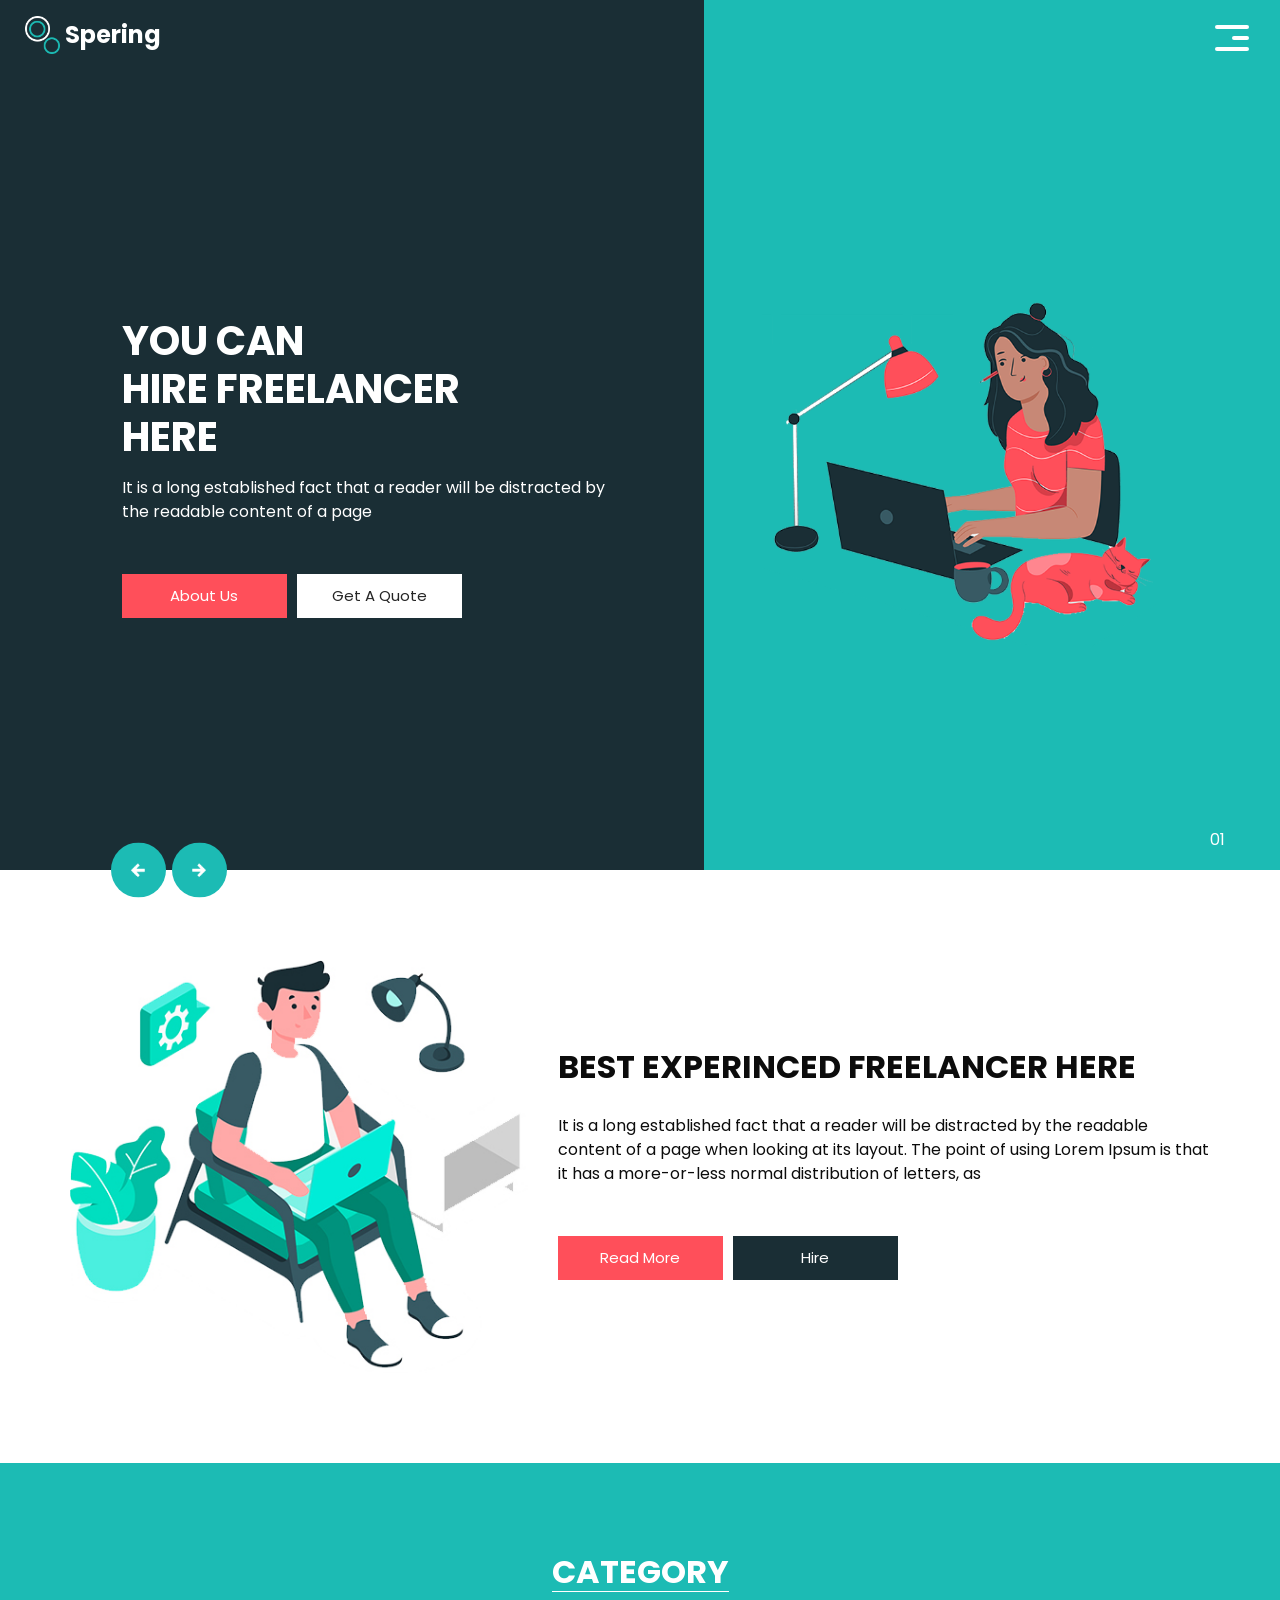
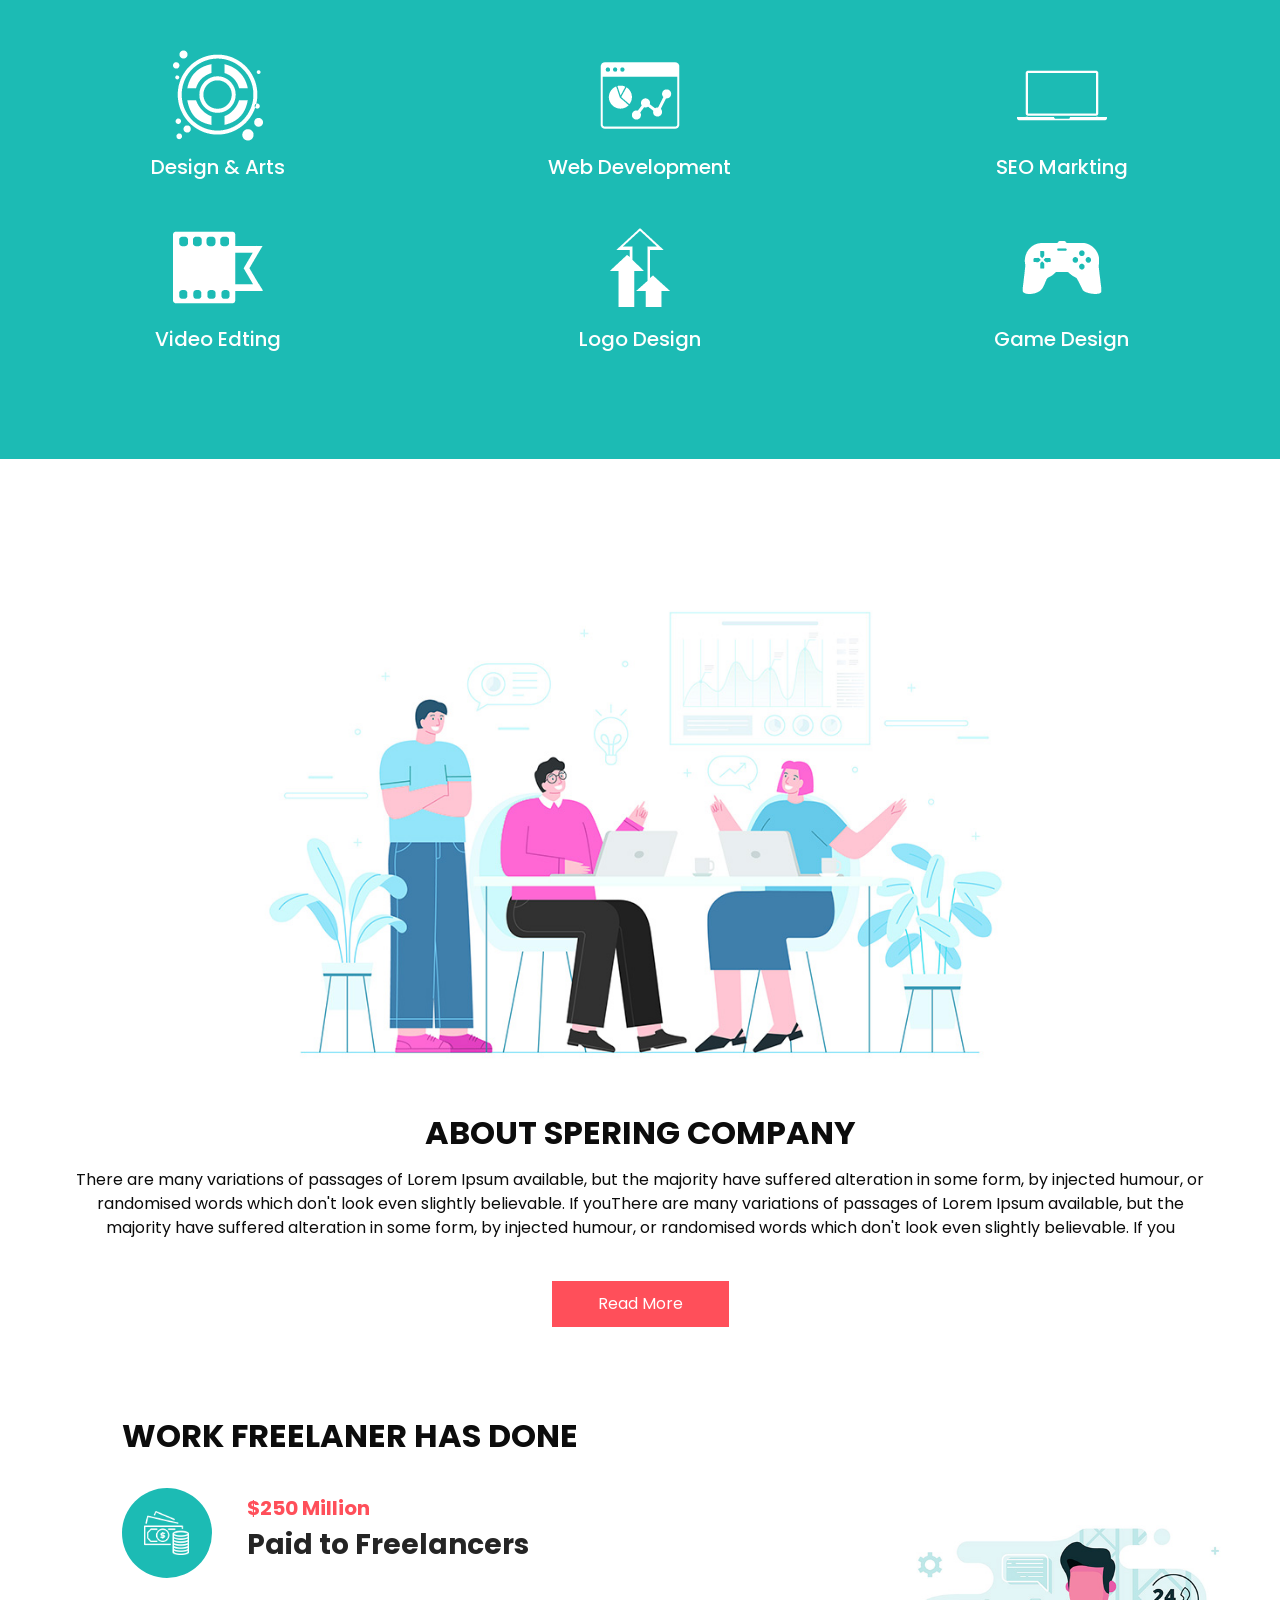
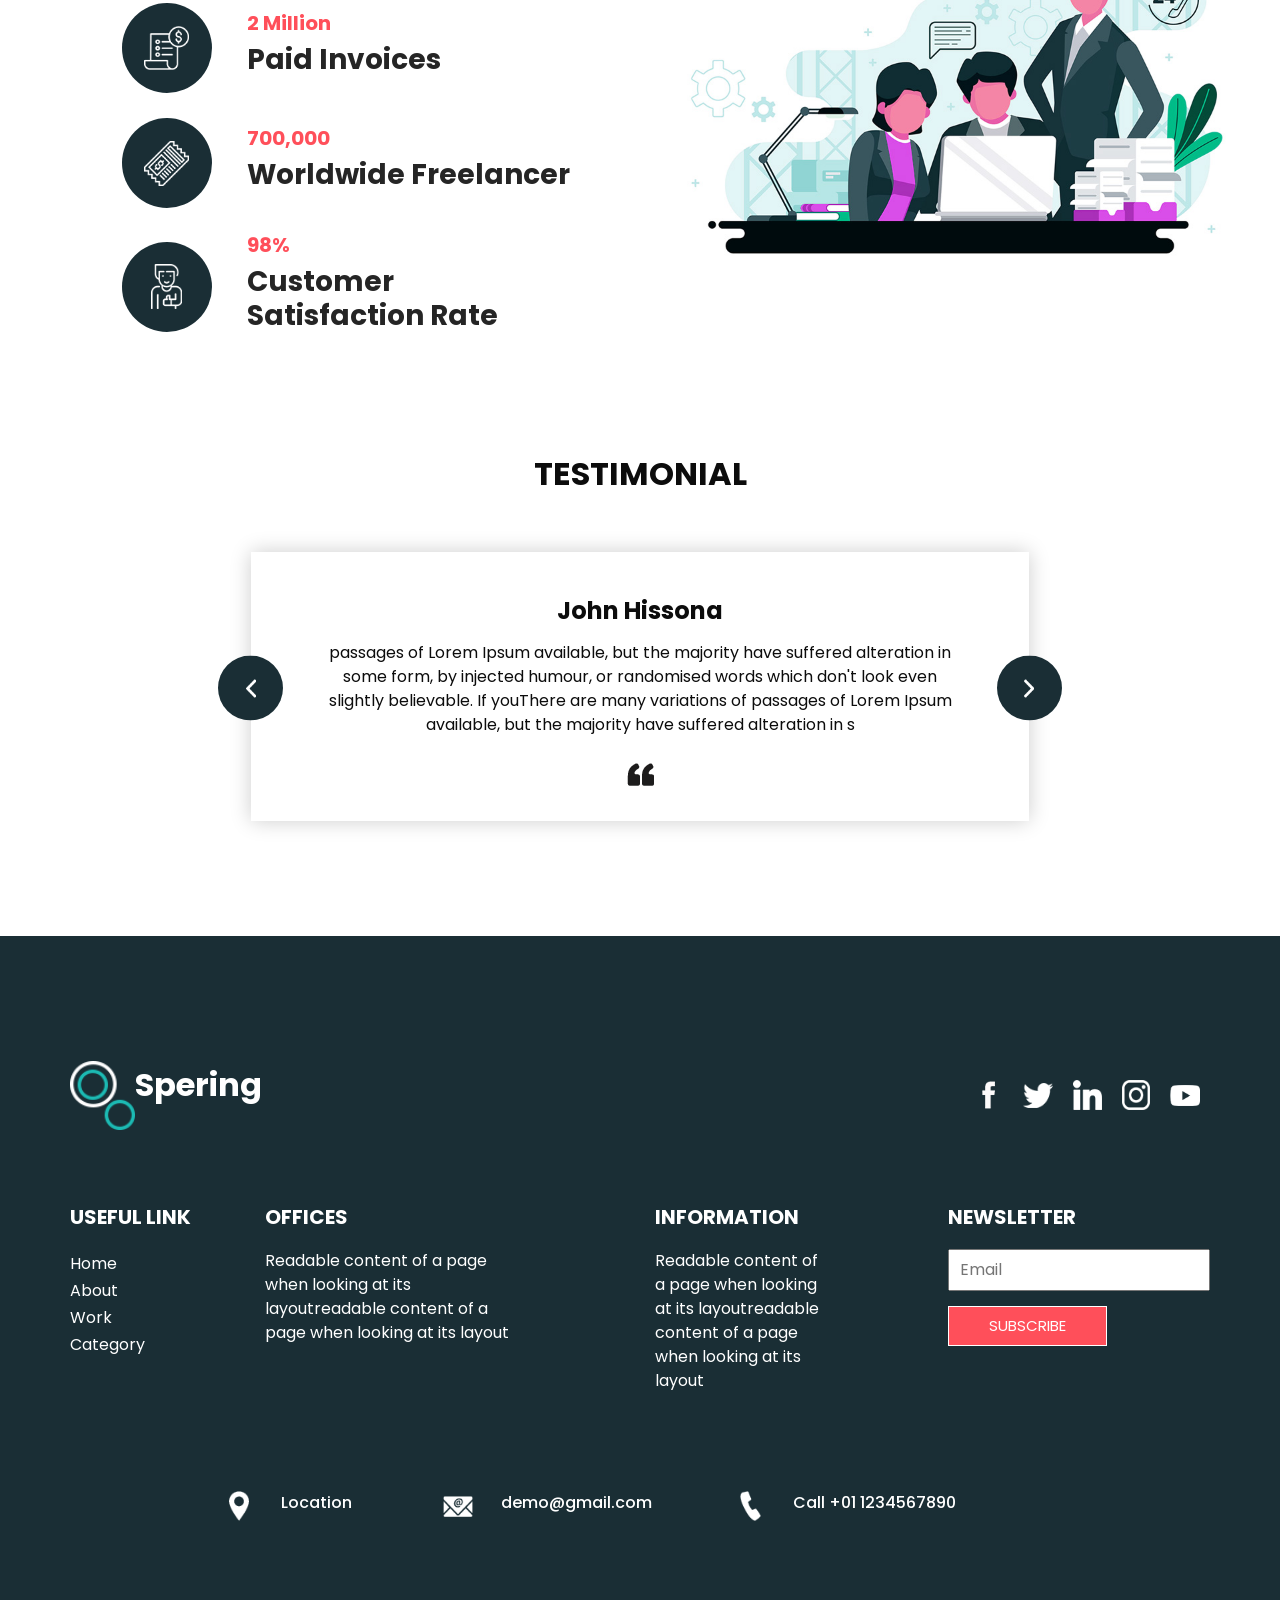
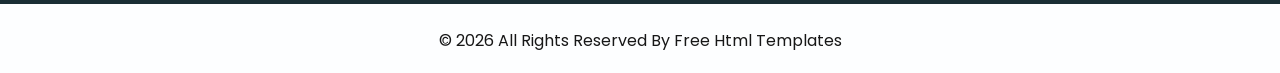
<file: shasha/spering-html/index.html>
<!DOCTYPE html>
<html>

<head>
  <!-- Basic -->
  <meta charset="utf-8" />
  <meta http-equiv="X-UA-Compatible" content="IE=edge" />
  <!-- Mobile Metas -->
  <meta name="viewport" content="width=device-width, initial-scale=1, shrink-to-fit=no" />
  <!-- Site Metas -->
  <meta name="keywords" content="" />
  <meta name="description" content="" />
  <meta name="author" content="" />

  <title>Spering</title>

  <!-- bootstrap core css -->
  <link rel="stylesheet" type="text/css" href="css/bootstrap.css" />

  <link href="https://fonts.googleapis.com/css?family=Poppins:400,700&display=swap" rel="stylesheet">
  <!-- Custom styles for this template -->
  <link href="css/style.css" rel="stylesheet" />
  <!-- responsive style -->
  <link href="css/responsive.css" rel="stylesheet" />
</head>

<body>
  <div class="hero_area">
    <!-- header section strats -->
    <header class="header_section">
      <div class="container-fluid">
        <nav class="navbar navbar-expand-lg custom_nav-container">
          <a class="navbar-brand" href="index.html">
            <img src="images/logo.png" alt="" />
            <span>
              Spering
            </span>
          </a>
          <button class="navbar-toggler" type="button" data-toggle="collapse" data-target="#navbarSupportedContent" aria-controls="navbarSupportedContent" aria-expanded="false" aria-label="Toggle navigation">
            <span class="navbar-toggler-icon"></span>
          </button>

          <div class="collapse navbar-collapse" id="navbarSupportedContent">
            <ul class="navbar-nav  ">
              <li class="nav-item active">
                <a class="nav-link" href="index.html">Home <span class="sr-only">(current)</span></a>
              </li>
              <li class="nav-item">
                <a class="nav-link" href="about.html"> About</a>
              </li>
              <li class="nav-item">
                <a class="nav-link" href="work.html">Work </a>
              </li>
              <li class="nav-item">
                <a class="nav-link" href="category.html"> Category </a>
              </li>
            </ul>
            <div class="user_option">
              <a href="">
                <span>
                  Login
                </span>
              </a>
              <form class="form-inline my-2 my-lg-0 ml-0 ml-lg-4 mb-3 mb-lg-0">
                <button class="btn  my-2 my-sm-0 nav_search-btn" type="submit"></button>
              </form>
            </div>
          </div>
          <div>
            <div class="custom_menu-btn ">
              <button>
                <span class=" s-1">

                </span>
                <span class="s-2">

                </span>
                <span class="s-3">

                </span>
              </button>
            </div>
          </div>

        </nav>
      </div>
    </header>
    <!-- end header section -->
    <!-- slider section -->
    <section class="slider_section ">
      <div class="carousel_btn-container">
        <a class="carousel-control-prev" href="#carouselExampleIndicators" role="button" data-slide="prev">
          <span class="sr-only">Previous</span>
        </a>
        <a class="carousel-control-next" href="#carouselExampleIndicators" role="button" data-slide="next">
          <span class="sr-only">Next</span>
        </a>
      </div>
      <div id="carouselExampleIndicators" class="carousel slide" data-ride="carousel">
        <ol class="carousel-indicators">
          <li data-target="#carouselExampleIndicators" data-slide-to="0" class="active">01</li>
          <li data-target="#carouselExampleIndicators" data-slide-to="1">02</li>
          <li data-target="#carouselExampleIndicators" data-slide-to="2">03</li>
        </ol>
        <div class="carousel-inner">
          <div class="carousel-item active">
            <div class="container-fluid">
              <div class="row">
                <div class="col-md-5 offset-md-1">
                  <div class="detail-box">
                    <h1>
                      You Can <br>
                      Hire Freelancer <br>
                      Here
                    </h1>
                    <p>
                      It is a long established fact that a reader will be distracted by
                      the readable content of a page
                    </p>
                    <div class="btn-box">
                      <a href="" class="btn-1">
                        About Us
                      </a>
                      <a href="" class="btn-2">
                        Get A Quote
                      </a>
                    </div>
                  </div>
                </div>
                <div class="offset-md-1 col-md-4 img-container">
                  <div class="img-box">
                    <img src="images/slider-img.png" alt="">
                  </div>
                </div>
              </div>
            </div>
          </div>
          <div class="carousel-item ">
            <div class="container-fluid">
              <div class="row">
                <div class="col-md-5 offset-md-1">
                  <div class="detail-box">
                    <h1>
                      You Can <br>
                      Hire Freelancer <br>
                      Here
                    </h1>
                    <p>
                      It is a long established fact that a reader will be distracted by
                      the readable content of a page
                    </p>
                    <div class="btn-box">
                      <a href="" class="btn-1">
                        About Us
                      </a>
                      <a href="" class="btn-2">
                        Get A Quote
                      </a>
                    </div>
                  </div>
                </div>
                <div class="offset-md-1 col-md-4 img-container">
                  <div class="img-box">
                    <img src="images/slider-img.png" alt="">
                  </div>
                </div>
              </div>
            </div>
          </div>
          <div class="carousel-item ">
            <div class="container-fluid">
              <div class="row">
                <div class="col-md-5 offset-md-1">
                  <div class="detail-box">
                    <h1>
                      You Can <br>
                      Hire Freelancer <br>
                      Here
                    </h1>
                    <p>
                      It is a long established fact that a reader will be distracted by
                      the readable content of a page
                    </p>
                    <div class="btn-box">
                      <a href="" class="btn-1">
                        About Us
                      </a>
                      <a href="" class="btn-2">
                        Get A Quote
                      </a>
                    </div>
                  </div>
                </div>
                <div class="offset-md-1 col-md-4 img-container">
                  <div class="img-box">
                    <img src="images/slider-img.png" alt="">
                  </div>
                </div>
              </div>
            </div>
          </div>
        </div>

      </div>

    </section>
    <!-- end slider section -->
  </div>


  <!-- experience section -->

  <section class="experience_section layout_padding">
    <div class="container">
      <div class="row">
        <div class="col-md-5">
          <div class="img-box">
            <img src="images/experience-img.jpg" alt="">
          </div>
        </div>
        <div class="col-md-7">
          <div class="detail-box">
            <div class="heading_container">
              <h2>
                Best Experinced Freelancer Here
              </h2>
            </div>
            <p>
              It is a long established fact that a reader will be distracted by the readable content of a page when looking at its layout. The point of using Lorem Ipsum is that it has a more-or-less normal distribution of letters, as
            </p>
            <div class="btn-box">
              <a href="" class="btn-1">
                Read More
              </a>
              <a href="" class="btn-2">
                Hire
              </a>
            </div>
          </div>
        </div>

      </div>
    </div>
  </section>

  <!-- end experience section -->

  <!-- category section -->

  <section class="category_section layout_padding">
    <div class="container">
      <div class="heading_container">
        <h2>
          Category
        </h2>
      </div>
      <div class="category_container">
        <div class="box">
          <div class="img-box">
            <img src="images/c1.png" alt="">
          </div>
          <div class="detail-box">
            <h5>
              Design & Arts
            </h5>
          </div>
        </div>
        <div class="box">
          <div class="img-box">
            <img src="images/c2.png" alt="">
          </div>
          <div class="detail-box">
            <h5>
              Web Development
            </h5>
          </div>
        </div>
        <div class="box">
          <div class="img-box">
            <img src="images/c3.png" alt="">
          </div>
          <div class="detail-box">
            <h5>
              SEO Markting
            </h5>
          </div>
        </div>
        <div class="box">
          <div class="img-box">
            <img src="images/c4.png" alt="">
          </div>
          <div class="detail-box">
            <h5>
              Video Edting
            </h5>
          </div>
        </div>
        <div class="box">
          <div class="img-box">
            <img src="images/c5.png" alt="">
          </div>
          <div class="detail-box">
            <h5>
              Logo Design
            </h5>
          </div>
        </div>
        <div class="box">
          <div class="img-box">
            <img src="images/c6.png" alt="">
          </div>
          <div class="detail-box">
            <h5>
              Game Design
            </h5>
          </div>
        </div>
      </div>
    </div>
  </section>


  <!-- end category section -->

  <!-- about section -->

  <section class="about_section layout_padding">
    <div class="container">
      <div class="row">
        <div class="col-md-10 col-lg-9 mx-auto">
          <div class="img-box">
            <img src="images/about-img.jpg" alt="">
          </div>
        </div>
      </div>
      <div class="detail-box">
        <h2>
          About Spering Company
        </h2>
        <p>
          There are many variations of passages of Lorem Ipsum available, but the majority have suffered alteration in some form, by injected humour, or randomised words which don't look even slightly believable. If youThere are many variations of passages of Lorem Ipsum available, but the majority have suffered alteration in some form, by injected humour, or randomised words which don't look even slightly believable. If you
        </p>
        <a href="">
          Read More
        </a>
      </div>
    </div>
  </section>

  <!-- end about section -->

  <!-- freelance section -->

  <section class="freelance_section ">
    <div id="accordion">
      <div class="container-fluid">
        <div class="row">
          <div class="col-md-5 offset-md-1">
            <div class="detail-box">
              <div class="heading_container">
                <h2>
                  Work Freelaner Has Done
                </h2>
              </div>
              <div class="tab_container">
                <div class="t-link-box" data-toggle="collapse" data-target="#collapseOne" aria-expanded="true" aria-controls="collapseOne">
                  <div class="img-box">
                    <img src="images/f1.png" alt="">
                  </div>
                  <div class="detail-box">
                    <h5>
                      $250 Million
                    </h5>
                    <h3>
                      Paid to Freelancers
                    </h3>
                  </div>
                </div>
                <div class="t-link-box collapsed" data-toggle="collapse" data-target="#collapseTwo" aria-expanded="false" aria-controls="collapseTwo">
                  <div class="img-box">
                    <img src="images/f2.png" alt="">
                  </div>
                  <div class="detail-box">
                    <h5>
                      2 Million
                    </h5>
                    <h3>
                      Paid Invoices
                    </h3>
                  </div>
                </div>
                <div class="t-link-box collapsed" data-toggle="collapse" data-target="#collapseThree" aria-expanded="false" aria-controls="collapseThree">
                  <div class="img-box">
                    <img src="images/f3.png" alt="">
                  </div>
                  <div class="detail-box">
                    <h5>
                      700,000
                    </h5>
                    <h3>
                      Worldwide Freelancer
                    </h3>
                  </div>
                </div>
                <div class="t-link-box collapsed" data-toggle="collapse" data-target="#collapseFour" aria-expanded="false" aria-controls="collapseFour">
                  <div class="img-box">
                    <img src="images/f4.png" alt="">
                  </div>
                  <div class="detail-box">
                    <h5>
                      98%
                    </h5>
                    <h3>
                      Customer <br>
                      Satisfaction Rate
                    </h3>
                  </div>
                </div>
              </div>
            </div>
          </div>
          <div class="col-md-6">
            <div class="collapse show" id="collapseOne" aria-labelledby="headingOne" data-parent="#accordion">
              <div class="img-box">
                <img src="images/freelance-img.jpg" alt="">
              </div>
            </div>
            <div class="collapse" id="collapseTwo" aria-labelledby="headingTwo" data-parent="#accordion">
              <div class="img-box">
                <img src="images/freelance-img.jpg" alt="">
              </div>
            </div>
            <div class="collapse" id="collapseThree" aria-labelledby="headingThree" data-parent="#accordion">
              <div class="img-box">
                <img src="images/freelance-img.jpg" alt="">
              </div>
            </div>
            <div class="collapse" id="collapseFour" aria-labelledby="headingfour" data-parent="#accordion">
              <div class="img-box">
                <img src="images/freelance-img.jpg" alt="">
              </div>
            </div>
          </div>
        </div>
      </div>
    </div>
  </section>

  <!-- end freelance section -->

  <!-- client section -->

  <section class="client_section layout_padding">
    <div class="container">
      <div class="row">
        <div class="col-lg-9 col-md-10 mx-auto">
          <div class="heading_container">
            <h2>
              Testimonial
            </h2>
          </div>
          <div id="carouselExampleControls" class="carousel slide" data-ride="carousel">
            <div class="carousel-inner">
              <div class="carousel-item active">
                <div class="detail-box">
                  <h4>
                    John Hissona
                  </h4>
                  <p>
                    passages of Lorem Ipsum available, but the majority have suffered alteration in some form, by injected humour, or randomised words which don't look even slightly believable. If youThere are many variations of passages of Lorem Ipsum available, but the majority have suffered alteration in s
                  </p>
                  <img src="images/quote.png" alt="">
                </div>
              </div>
              <div class="carousel-item">
                <div class="detail-box">
                  <h4>
                    John Hissona
                  </h4>
                  <p>
                    passages of Lorem Ipsum available, but the majority have suffered alteration in some form, by injected humour, or randomised words which don't look even slightly believable. If youThere are many variations of passages of Lorem Ipsum available, but the majority have suffered alteration in s
                  </p>
                  <img src="images/quote.png" alt="">
                </div>
              </div>
              <div class="carousel-item">
                <div class="detail-box">
                  <h4>
                    John Hissona
                  </h4>
                  <p>
                    passages of Lorem Ipsum available, but the majority have suffered alteration in some form, by injected humour, or randomised words which don't look even slightly believable. If youThere are many variations of passages of Lorem Ipsum available, but the majority have suffered alteration in s
                  </p>
                  <img src="images/quote.png" alt="">
                </div>
              </div>
            </div>
            <a class="carousel-control-prev" href="#carouselExampleControls" role="button" data-slide="prev">
              <span class="sr-only">Previous</span>
            </a>
            <a class="carousel-control-next" href="#carouselExampleControls" role="button" data-slide="next">
              <span class="sr-only">Next</span>
            </a>
          </div>
        </div>
      </div>
    </div>
  </section>

  <!-- end client section -->



  <!-- info section -->

  <section class="info_section ">
    <div class="info_container layout_padding-top">
      <div class="container">
        <div class="info_top">
          <div class="info_logo">
            <img src="images/logo.png" alt="" />
            <span>
              Spering
            </span>
          </div>
          <div class="social_box">
            <a href="#">
              <img src="images/fb.png" alt="">
            </a>
            <a href="#">
              <img src="images/twitter.png" alt="">
            </a>
            <a href="#">
              <img src="images/linkedin.png" alt="">
            </a>
            <a href="#">
              <img src="images/instagram.png" alt="">
            </a>
            <a href="#">
              <img src="images/youtube.png" alt="">
            </a>
          </div>
        </div>

        <div class="info_main">
          <div class="row">
            <div class="col-md-3 col-lg-2">
              <div class="info_link-box">
                <h5>
                  Useful Link
                </h5>
                <ul>
                  <li class=" active">
                    <a class="" href="index.html">Home <span class="sr-only">(current)</span></a>
                  </li>
                  <li class="">
                    <a class="" href="about.html">About </a>
                  </li>
                  <li class="">
                    <a class="" href="work.html">Work </a>
                  </li>
                  <li class="">
                    <a class="" href="category.html">Category </a>
                  </li>
                </ul>
              </div>
            </div>
            <div class="col-md-3 ">
              <h5>
                Offices
              </h5>
              <p>
                Readable content of a page when looking at its layoutreadable content of a page when looking at its layout
              </p>
            </div>

            <div class="col-md-3 col-lg-2 offset-lg-1">
              <h5>
                Information
              </h5>
              <p>
                Readable content of a page when looking at its layoutreadable content of a page when looking at its layout
              </p>
            </div>

            <div class="col-md-3  offset-lg-1">
              <div class="info_form ">
                <h5>
                  Newsletter
                </h5>
                <form action="">
                  <input type="email" placeholder="Email">
                  <button>
                    Subscribe
                  </button>
                </form>
              </div>
            </div>
          </div>
        </div>
        <div class="row">
          <div class="col-lg-9 col-md-10 mx-auto">
            <div class="info_contact layout_padding2">
              <div class="row">
                <div class="col-md-3">
                  <a href="#" class="link-box">
                    <div class="img-box">
                      <img src="images/location.png" alt="">
                    </div>
                    <div class="detail-box">
                      <h6>
                        Location
                      </h6>
                    </div>
                  </a>
                </div>
                <div class="col-md-4">
                  <a href="#" class="link-box">
                    <div class="img-box">
                      <img src="images/mail.png" alt="">
                    </div>
                    <div class="detail-box">
                      <h6>
                        demo@gmail.com
                      </h6>
                    </div>
                  </a>
                </div>
                <div class="col-md-5">
                  <a href="#" class="link-box">
                    <div class="img-box">
                      <img src="images/call.png" alt="">
                    </div>
                    <div class="detail-box">
                      <h6>
                        Call +01 1234567890
                      </h6>
                    </div>
                  </a>
                </div>
              </div>
            </div>
          </div>
        </div>

      </div>
    </div>
  </section>

  <!-- end info section -->

  <!-- footer section -->
  <footer class="container-fluid footer_section ">
    <div class="container">
      <p>
        &copy; <span id="displayDate"></span> All Rights Reserved By
        <a href="https://html.design/">Free Html Templates</a>
      </p>
    </div>
  </footer>
  <!-- end  footer section -->


  <script src="js/jquery-3.4.1.min.js"></script>
  <script src="js/bootstrap.js"></script>
  <script src="js/custom.js"></script>


</body>
</body>

</html>
</file>
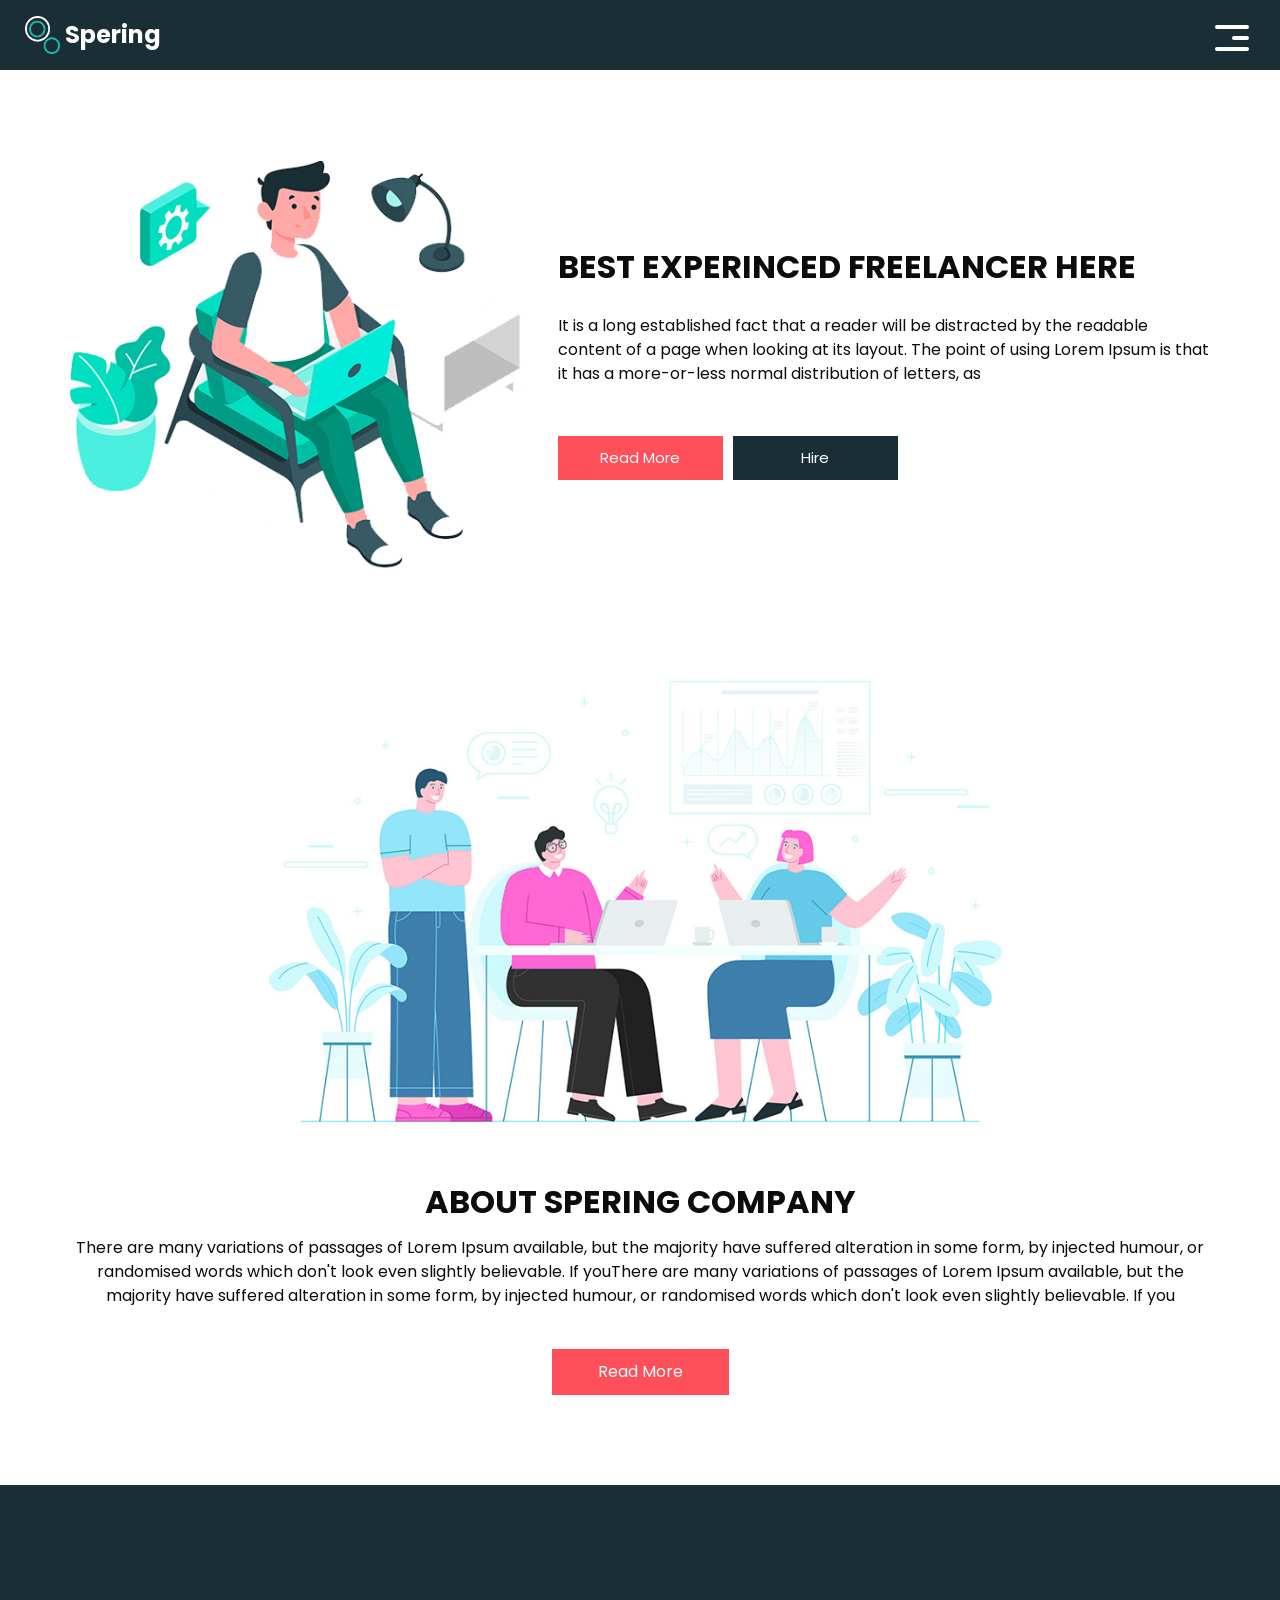
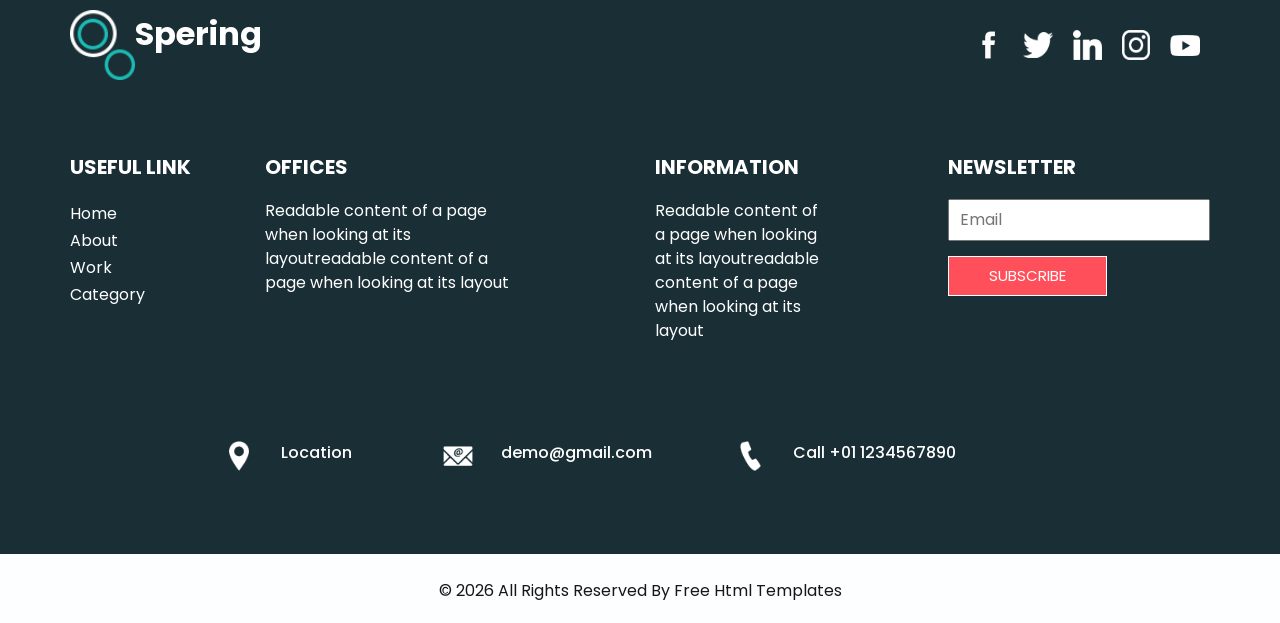
<file: shasha/spering-html/about.html>
<!DOCTYPE html>
<html>

<head>
  <!-- Basic -->
  <meta charset="utf-8" />
  <meta http-equiv="X-UA-Compatible" content="IE=edge" />
  <!-- Mobile Metas -->
  <meta name="viewport" content="width=device-width, initial-scale=1, shrink-to-fit=no" />
  <!-- Site Metas -->
  <meta name="keywords" content="" />
  <meta name="description" content="" />
  <meta name="author" content="" />

  <title>Spering</title>

  <!-- bootstrap core css -->
  <link rel="stylesheet" type="text/css" href="css/bootstrap.css" />

  <link href="https://fonts.googleapis.com/css?family=Poppins:400,700&display=swap" rel="stylesheet">
  <!-- Custom styles for this template -->
  <link href="css/style.css" rel="stylesheet" />
  <!-- responsive style -->
  <link href="css/responsive.css" rel="stylesheet" />
</head>

<body class="sub_page">
  <div class="hero_area">
    <!-- header section strats -->
    <header class="header_section">
      <div class="container-fluid">
        <nav class="navbar navbar-expand-lg custom_nav-container">
          <a class="navbar-brand" href="index.html">
            <img src="images/logo.png" alt="" />
            <span>
              Spering
            </span>
          </a>
          <button class="navbar-toggler" type="button" data-toggle="collapse" data-target="#navbarSupportedContent" aria-controls="navbarSupportedContent" aria-expanded="false" aria-label="Toggle navigation">
            <span class="navbar-toggler-icon"></span>
          </button>

          <div class="collapse navbar-collapse" id="navbarSupportedContent">
            <ul class="navbar-nav  ">
              <li class="nav-item">
                <a class="nav-link" href="index.html">Home <span class="sr-only">(current)</span></a>
              </li>
              <li class="nav-item active">
                <a class="nav-link" href="about.html"> About</a>
              </li>
              <li class="nav-item">
                <a class="nav-link" href="work.html">Work </a>
              </li>
              <li class="nav-item">
                <a class="nav-link" href="category.html"> Category </a>
              </li>
            </ul>
            <div class="user_option">
              <a href="">
                <span>
                  Login
                </span>
              </a>
              <form class="form-inline my-2 my-lg-0 ml-0 ml-lg-4 mb-3 mb-lg-0">
                <button class="btn  my-2 my-sm-0 nav_search-btn" type="submit"></button>
              </form>
            </div>
          </div>
          <div>
            <div class="custom_menu-btn ">
              <button>
                <span class=" s-1">

                </span>
                <span class="s-2">

                </span>
                <span class="s-3">

                </span>
              </button>
            </div>
          </div>

        </nav>
      </div>
    </header>
    <!-- end header section -->
  </div>


  <!-- experience section -->

  <section class="experience_section layout_padding-top layout_padding2-bottom">
    <div class="container">
      <div class="row">
        <div class="col-md-5">
          <div class="img-box">
            <img src="images/experience-img.jpg" alt="">
          </div>
        </div>
        <div class="col-md-7">
          <div class="detail-box">
            <div class="heading_container">
              <h2>
                Best Experinced Freelancer Here
              </h2>
            </div>
            <p>
              It is a long established fact that a reader will be distracted by the readable content of a page when looking at its layout. The point of using Lorem Ipsum is that it has a more-or-less normal distribution of letters, as
            </p>
            <div class="btn-box">
              <a href="" class="btn-1">
                Read More
              </a>
              <a href="" class="btn-2">
                Hire
              </a>
            </div>
          </div>
        </div>

      </div>
    </div>
  </section>

  <!-- end experience section -->


  <!-- about section -->

  <section class="about_section layout_padding-bottom">
    <div class="container">
      <div class="row">
        <div class="col-md-10 col-lg-9 mx-auto">
          <div class="img-box">
            <img src="images/about-img.jpg" alt="">
          </div>
        </div>
      </div>
      <div class="detail-box">
        <h2>
          About Spering Company
        </h2>
        <p>
          There are many variations of passages of Lorem Ipsum available, but the majority have suffered alteration in some form, by injected humour, or randomised words which don't look even slightly believable. If youThere are many variations of passages of Lorem Ipsum available, but the majority have suffered alteration in some form, by injected humour, or randomised words which don't look even slightly believable. If you
        </p>
        <a href="">
          Read More
        </a>
      </div>
    </div>
  </section>

  <!-- end about section -->

  <!-- info section -->

  <section class="info_section ">
    <div class="info_container layout_padding-top">
      <div class="container">
        <div class="info_top">
          <div class="info_logo">
            <img src="images/logo.png" alt="" />
            <span>
              Spering
            </span>
          </div>
          <div class="social_box">
            <a href="#">
              <img src="images/fb.png" alt="">
            </a>
            <a href="#">
              <img src="images/twitter.png" alt="">
            </a>
            <a href="#">
              <img src="images/linkedin.png" alt="">
            </a>
            <a href="#">
              <img src="images/instagram.png" alt="">
            </a>
            <a href="#">
              <img src="images/youtube.png" alt="">
            </a>
          </div>
        </div>

        <div class="info_main">
          <div class="row">
            <div class="col-md-3 col-lg-2">
              <div class="info_link-box">
                <h5>
                  Useful Link
                </h5>
                <ul>
                  <li class=" active">
                    <a class="" href="index.html">Home <span class="sr-only">(current)</span></a>
                  </li>
                  <li class="">
                    <a class="" href="about.html">About </a>
                  </li>
                  <li class="">
                    <a class="" href="work.html">Work </a>
                  </li>
                  <li class="">
                    <a class="" href="category.html">Category </a>
                  </li>
                </ul>
              </div>
            </div>
            <div class="col-md-3 ">
              <h5>
                Offices
              </h5>
              <p>
                Readable content of a page when looking at its layoutreadable content of a page when looking at its layout
              </p>
            </div>

            <div class="col-md-3 col-lg-2 offset-lg-1">
              <h5>
                Information
              </h5>
              <p>
                Readable content of a page when looking at its layoutreadable content of a page when looking at its layout
              </p>
            </div>

            <div class="col-md-3  offset-lg-1">
              <div class="info_form ">
                <h5>
                  Newsletter
                </h5>
                <form action="">
                  <input type="email" placeholder="Email">
                  <button>
                    Subscribe
                  </button>
                </form>
              </div>
            </div>
          </div>
        </div>
        <div class="row">
          <div class="col-lg-9 col-md-10 mx-auto">
            <div class="info_contact layout_padding2">
              <div class="row">
                <div class="col-md-3">
                  <a href="#" class="link-box">
                    <div class="img-box">
                      <img src="images/location.png" alt="">
                    </div>
                    <div class="detail-box">
                      <h6>
                        Location
                      </h6>
                    </div>
                  </a>
                </div>
                <div class="col-md-4">
                  <a href="#" class="link-box">
                    <div class="img-box">
                      <img src="images/mail.png" alt="">
                    </div>
                    <div class="detail-box">
                      <h6>
                        demo@gmail.com
                      </h6>
                    </div>
                  </a>
                </div>
                <div class="col-md-5">
                  <a href="#" class="link-box">
                    <div class="img-box">
                      <img src="images/call.png" alt="">
                    </div>
                    <div class="detail-box">
                      <h6>
                        Call +01 1234567890
                      </h6>
                    </div>
                  </a>
                </div>
              </div>
            </div>
          </div>
        </div>

      </div>
    </div>
  </section>

  <!-- end info section -->

  <!-- footer section -->
  <footer class="container-fluid footer_section ">
    <div class="container">
      <p>
        &copy; <span id="displayDate"></span> All Rights Reserved By
        <a href="https://html.design/">Free Html Templates</a>
      </p>
    </div>
  </footer>
  <!-- end  footer section -->


  <script src="js/jquery-3.4.1.min.js"></script>
  <script src="js/bootstrap.js"></script>
  <script src="js/custom.js"></script>


</body>
</body>

</html>
</file>
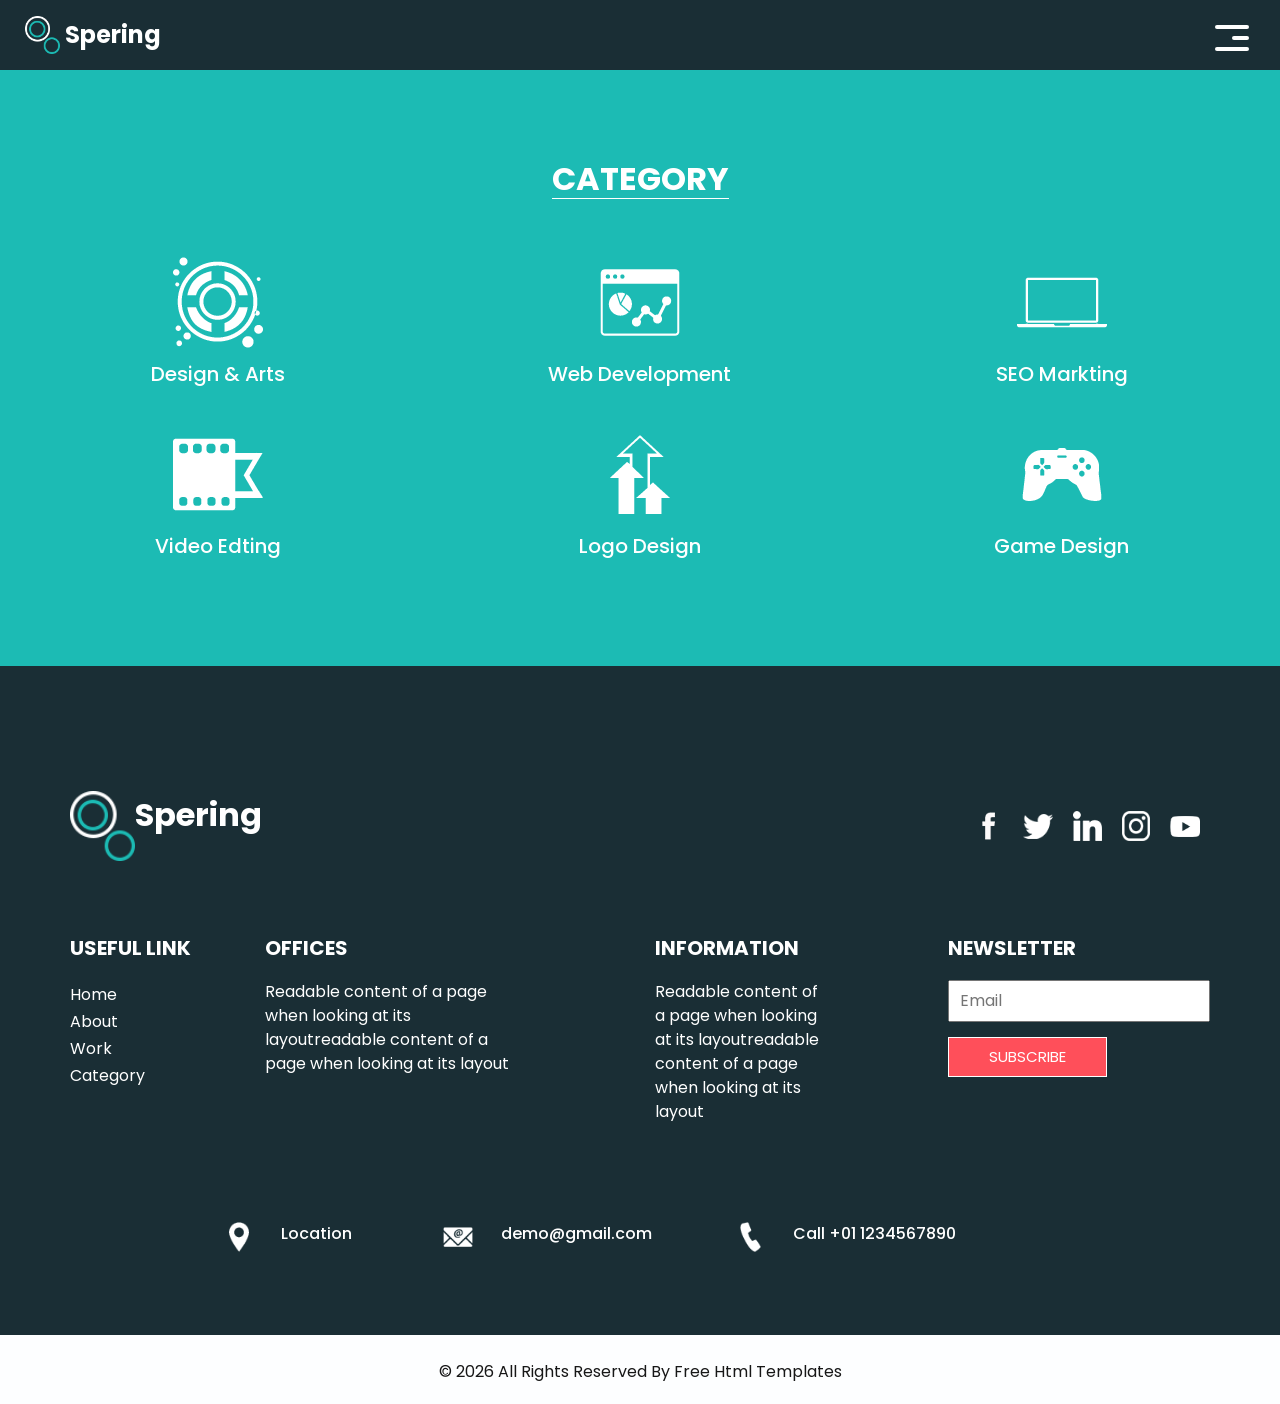
<file: shasha/spering-html/category.html>
<!DOCTYPE html>
<html>

<head>
  <!-- Basic -->
  <meta charset="utf-8" />
  <meta http-equiv="X-UA-Compatible" content="IE=edge" />
  <!-- Mobile Metas -->
  <meta name="viewport" content="width=device-width, initial-scale=1, shrink-to-fit=no" />
  <!-- Site Metas -->
  <meta name="keywords" content="" />
  <meta name="description" content="" />
  <meta name="author" content="" />

  <title>Spering</title>

  <!-- bootstrap core css -->
  <link rel="stylesheet" type="text/css" href="css/bootstrap.css" />

  <link href="https://fonts.googleapis.com/css?family=Poppins:400,700&display=swap" rel="stylesheet">
  <!-- Custom styles for this template -->
  <link href="css/style.css" rel="stylesheet" />
  <!-- responsive style -->
  <link href="css/responsive.css" rel="stylesheet" />
</head>

<body class="sub_page">
  <div class="hero_area">
    <!-- header section strats -->
    <header class="header_section">
      <div class="container-fluid">
        <nav class="navbar navbar-expand-lg custom_nav-container">
          <a class="navbar-brand" href="index.html">
            <img src="images/logo.png" alt="" />
            <span>
              Spering
            </span>
          </a>
          <button class="navbar-toggler" type="button" data-toggle="collapse" data-target="#navbarSupportedContent" aria-controls="navbarSupportedContent" aria-expanded="false" aria-label="Toggle navigation">
            <span class="navbar-toggler-icon"></span>
          </button>

          <div class="collapse navbar-collapse" id="navbarSupportedContent">
            <ul class="navbar-nav  ">
              <li class="nav-item ">
                <a class="nav-link" href="index.html">Home <span class="sr-only">(current)</span></a>
              </li>
              <li class="nav-item">
                <a class="nav-link" href="about.html"> About</a>
              </li>
              <li class="nav-item">
                <a class="nav-link" href="work.html">Work </a>
              </li>
              <li class="nav-item active">
                <a class="nav-link" href="category.html"> Category </a>
              </li>
            </ul>
            <div class="user_option">
              <a href="">
                <span>
                  Login
                </span>
              </a>
              <form class="form-inline my-2 my-lg-0 ml-0 ml-lg-4 mb-3 mb-lg-0">
                <button class="btn  my-2 my-sm-0 nav_search-btn" type="submit"></button>
              </form>
            </div>
          </div>
          <div>
            <div class="custom_menu-btn ">
              <button>
                <span class=" s-1">

                </span>
                <span class="s-2">

                </span>
                <span class="s-3">

                </span>
              </button>
            </div>
          </div>

        </nav>
      </div>
    </header>
    <!-- end header section -->
  </div>

  <!-- category section -->

  <section class="category_section layout_padding">
    <div class="container">
      <div class="heading_container">
        <h2>
          Category
        </h2>
      </div>
      <div class="category_container">
        <div class="box">
          <div class="img-box">
            <img src="images/c1.png" alt="">
          </div>
          <div class="detail-box">
            <h5>
              Design & Arts
            </h5>
          </div>
        </div>
        <div class="box">
          <div class="img-box">
            <img src="images/c2.png" alt="">
          </div>
          <div class="detail-box">
            <h5>
              Web Development
            </h5>
          </div>
        </div>
        <div class="box">
          <div class="img-box">
            <img src="images/c3.png" alt="">
          </div>
          <div class="detail-box">
            <h5>
              SEO Markting
            </h5>
          </div>
        </div>
        <div class="box">
          <div class="img-box">
            <img src="images/c4.png" alt="">
          </div>
          <div class="detail-box">
            <h5>
              Video Edting
            </h5>
          </div>
        </div>
        <div class="box">
          <div class="img-box">
            <img src="images/c5.png" alt="">
          </div>
          <div class="detail-box">
            <h5>
              Logo Design
            </h5>
          </div>
        </div>
        <div class="box">
          <div class="img-box">
            <img src="images/c6.png" alt="">
          </div>
          <div class="detail-box">
            <h5>
              Game Design
            </h5>
          </div>
        </div>
      </div>
    </div>
  </section>
  <!-- end category section -->

  <!-- info section -->

  <section class="info_section ">
    <div class="info_container layout_padding-top">
      <div class="container">
        <div class="info_top">
          <div class="info_logo">
            <img src="images/logo.png" alt="" />
            <span>
              Spering
            </span>
          </div>
          <div class="social_box">
            <a href="#">
              <img src="images/fb.png" alt="">
            </a>
            <a href="#">
              <img src="images/twitter.png" alt="">
            </a>
            <a href="#">
              <img src="images/linkedin.png" alt="">
            </a>
            <a href="#">
              <img src="images/instagram.png" alt="">
            </a>
            <a href="#">
              <img src="images/youtube.png" alt="">
            </a>
          </div>
        </div>

        <div class="info_main">
          <div class="row">
            <div class="col-md-3 col-lg-2">
              <div class="info_link-box">
                <h5>
                  Useful Link
                </h5>
                <ul>
                  <li class=" active">
                    <a class="" href="index.html">Home <span class="sr-only">(current)</span></a>
                  </li>
                  <li class="">
                    <a class="" href="about.html">About </a>
                  </li>
                  <li class="">
                    <a class="" href="work.html">Work </a>
                  </li>
                  <li class="">
                    <a class="" href="category.html">Category </a>
                  </li>
                </ul>
              </div>
            </div>
            <div class="col-md-3 ">
              <h5>
                Offices
              </h5>
              <p>
                Readable content of a page when looking at its layoutreadable content of a page when looking at its layout
              </p>
            </div>

            <div class="col-md-3 col-lg-2 offset-lg-1">
              <h5>
                Information
              </h5>
              <p>
                Readable content of a page when looking at its layoutreadable content of a page when looking at its layout
              </p>
            </div>

            <div class="col-md-3  offset-lg-1">
              <div class="info_form ">
                <h5>
                  Newsletter
                </h5>
                <form action="">
                  <input type="email" placeholder="Email">
                  <button>
                    Subscribe
                  </button>
                </form>
              </div>
            </div>
          </div>
        </div>
        <div class="row">
          <div class="col-lg-9 col-md-10 mx-auto">
            <div class="info_contact layout_padding2">
              <div class="row">
                <div class="col-md-3">
                  <a href="#" class="link-box">
                    <div class="img-box">
                      <img src="images/location.png" alt="">
                    </div>
                    <div class="detail-box">
                      <h6>
                        Location
                      </h6>
                    </div>
                  </a>
                </div>
                <div class="col-md-4">
                  <a href="#" class="link-box">
                    <div class="img-box">
                      <img src="images/mail.png" alt="">
                    </div>
                    <div class="detail-box">
                      <h6>
                        demo@gmail.com
                      </h6>
                    </div>
                  </a>
                </div>
                <div class="col-md-5">
                  <a href="#" class="link-box">
                    <div class="img-box">
                      <img src="images/call.png" alt="">
                    </div>
                    <div class="detail-box">
                      <h6>
                        Call +01 1234567890
                      </h6>
                    </div>
                  </a>
                </div>
              </div>
            </div>
          </div>
        </div>

      </div>
    </div>
  </section>

  <!-- end info section -->

  <!-- footer section -->
  <footer class="container-fluid footer_section ">
    <div class="container">
      <p>
        &copy; <span id="displayDate"></span> All Rights Reserved By
        <a href="https://html.design/">Free Html Templates</a>
      </p>
    </div>
  </footer>
  <!-- end  footer section -->


  <script src="js/jquery-3.4.1.min.js"></script>
  <script src="js/bootstrap.js"></script>
  <script src="js/custom.js"></script>

</body>
</body>

</html>
</file>
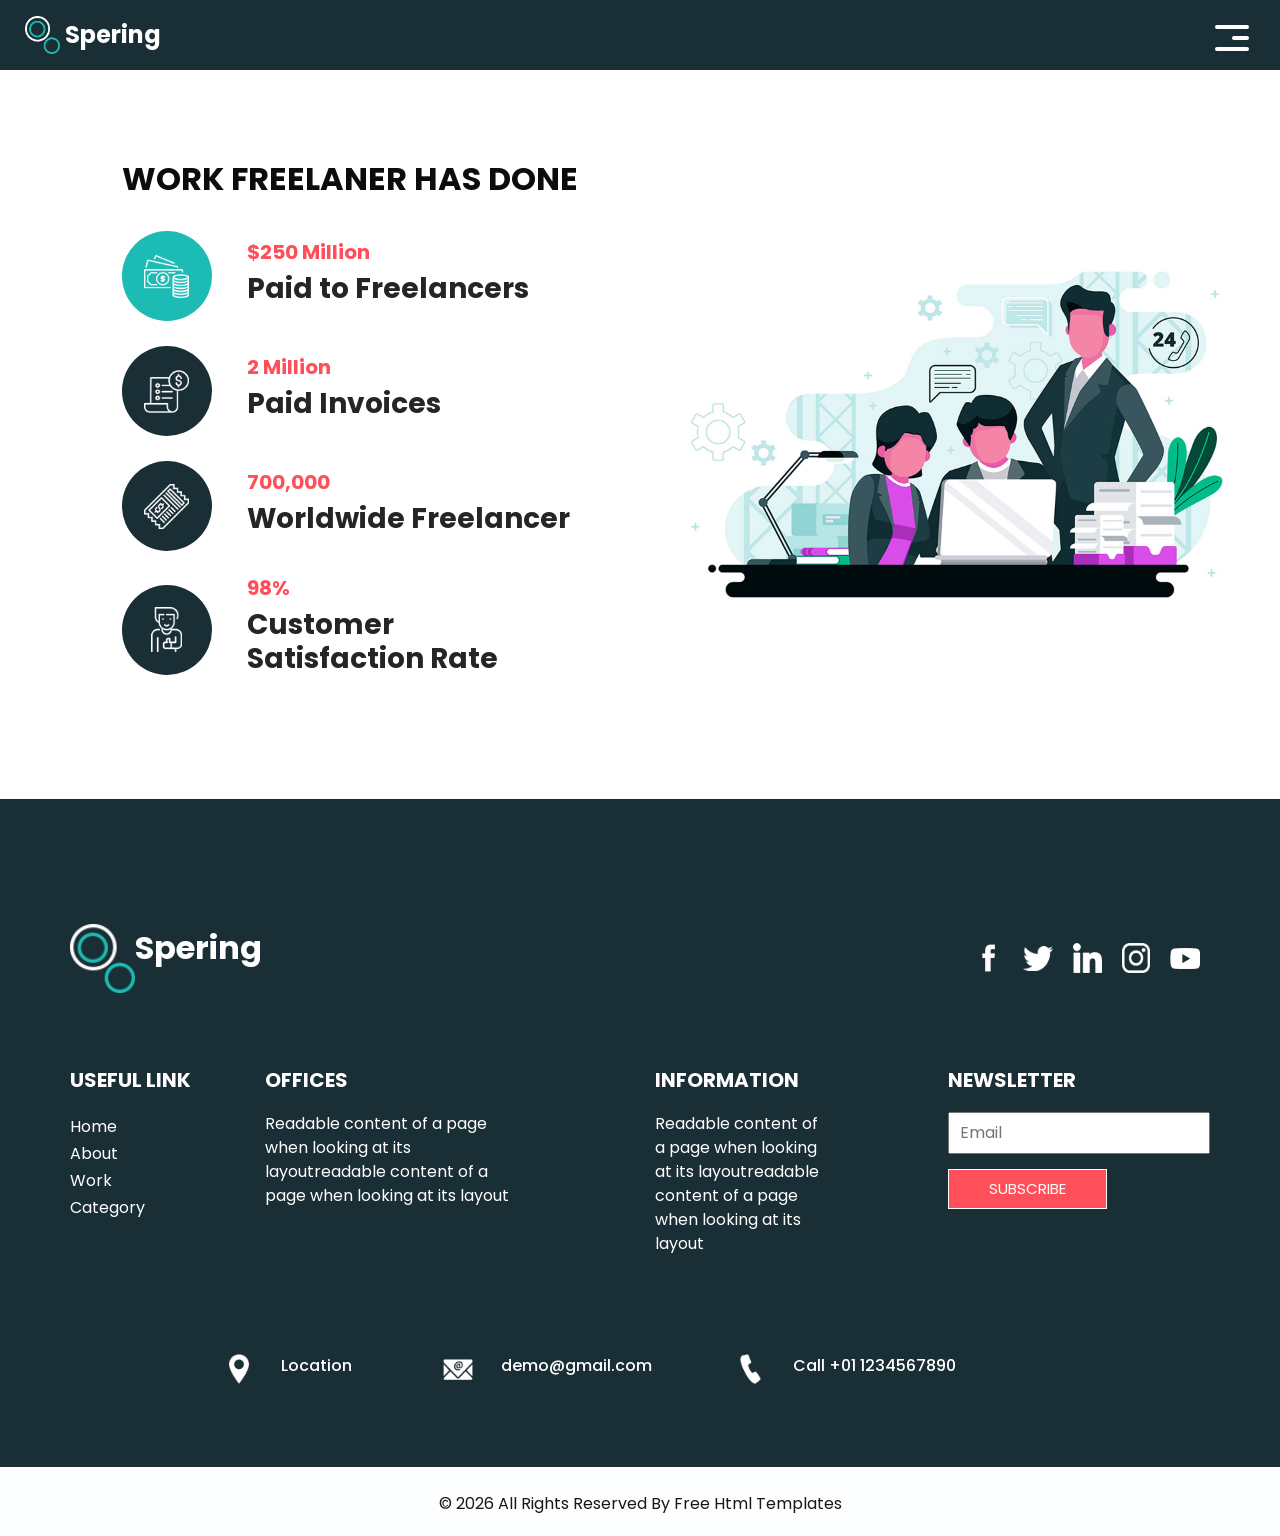
<file: shasha/spering-html/work.html>
<!DOCTYPE html>
<html>

<head>
  <!-- Basic -->
  <meta charset="utf-8" />
  <meta http-equiv="X-UA-Compatible" content="IE=edge" />
  <!-- Mobile Metas -->
  <meta name="viewport" content="width=device-width, initial-scale=1, shrink-to-fit=no" />
  <!-- Site Metas -->
  <meta name="keywords" content="" />
  <meta name="description" content="" />
  <meta name="author" content="" />

  <title>Spering</title>

  <!-- bootstrap core css -->
  <link rel="stylesheet" type="text/css" href="css/bootstrap.css" />

  <link href="https://fonts.googleapis.com/css?family=Poppins:400,700&display=swap" rel="stylesheet">
  <!-- Custom styles for this template -->
  <link href="css/style.css" rel="stylesheet" />
  <!-- responsive style -->
  <link href="css/responsive.css" rel="stylesheet" />
</head>

<body class="sub_page">
  <div class="hero_area">
    <!-- header section strats -->
    <header class="header_section">
      <div class="container-fluid">
        <nav class="navbar navbar-expand-lg custom_nav-container">
          <a class="navbar-brand" href="index.html">
            <img src="images/logo.png" alt="" />
            <span>
              Spering
            </span>
          </a>
          <button class="navbar-toggler" type="button" data-toggle="collapse" data-target="#navbarSupportedContent" aria-controls="navbarSupportedContent" aria-expanded="false" aria-label="Toggle navigation">
            <span class="navbar-toggler-icon"></span>
          </button>

          <div class="collapse navbar-collapse" id="navbarSupportedContent">
            <ul class="navbar-nav  ">
              <li class="nav-item ">
                <a class="nav-link" href="index.html">Home <span class="sr-only">(current)</span></a>
              </li>
              <li class="nav-item">
                <a class="nav-link" href="about.html"> About</a>
              </li>
              <li class="nav-item active">
                <a class="nav-link" href="work.html">Work </a>
              </li>
              <li class="nav-item">
                <a class="nav-link" href="category.html"> Category </a>
              </li>
            </ul>
            <div class="user_option">
              <a href="">
                <span>
                  Login
                </span>
              </a>
              <form class="form-inline my-2 my-lg-0 ml-0 ml-lg-4 mb-3 mb-lg-0">
                <button class="btn  my-2 my-sm-0 nav_search-btn" type="submit"></button>
              </form>
            </div>
          </div>
          <div>
            <div class="custom_menu-btn ">
              <button>
                <span class=" s-1">

                </span>
                <span class="s-2">

                </span>
                <span class="s-3">

                </span>
              </button>
            </div>
          </div>

        </nav>
      </div>
    </header>
    <!-- end header section -->
  </div>


  <!-- freelance section -->

  <section class="freelance_section layout_padding">
    <div id="accordion">
      <div class="container-fluid">
        <div class="row">
          <div class="col-md-5 offset-md-1">
            <div class="detail-box">
              <div class="heading_container">
                <h2>
                  Work Freelaner Has Done
                </h2>
              </div>
              <div class="tab_container">
                <div class="t-link-box" data-toggle="collapse" data-target="#collapseOne" aria-expanded="true" aria-controls="collapseOne">
                  <div class="img-box">
                    <img src="images/f1.png" alt="">
                  </div>
                  <div class="detail-box">
                    <h5>
                      $250 Million
                    </h5>
                    <h3>
                      Paid to Freelancers
                    </h3>
                  </div>
                </div>
                <div class="t-link-box collapsed" data-toggle="collapse" data-target="#collapseTwo" aria-expanded="false" aria-controls="collapseTwo">
                  <div class="img-box">
                    <img src="images/f2.png" alt="">
                  </div>
                  <div class="detail-box">
                    <h5>
                      2 Million
                    </h5>
                    <h3>
                      Paid Invoices
                    </h3>
                  </div>
                </div>
                <div class="t-link-box collapsed" data-toggle="collapse" data-target="#collapseThree" aria-expanded="false" aria-controls="collapseThree">
                  <div class="img-box">
                    <img src="images/f3.png" alt="">
                  </div>
                  <div class="detail-box">
                    <h5>
                      700,000
                    </h5>
                    <h3>
                      Worldwide Freelancer
                    </h3>
                  </div>
                </div>
                <div class="t-link-box collapsed" data-toggle="collapse" data-target="#collapseFour" aria-expanded="false" aria-controls="collapseFour">
                  <div class="img-box">
                    <img src="images/f4.png" alt="">
                  </div>
                  <div class="detail-box">
                    <h5>
                      98%
                    </h5>
                    <h3>
                      Customer <br>
                      Satisfaction Rate
                    </h3>
                  </div>
                </div>
              </div>
            </div>
          </div>
          <div class="col-md-6">
            <div class="collapse show" id="collapseOne" aria-labelledby="headingOne" data-parent="#accordion">
              <div class="img-box">
                <img src="images/freelance-img.jpg" alt="">
              </div>
            </div>
            <div class="collapse" id="collapseTwo" aria-labelledby="headingTwo" data-parent="#accordion">
              <div class="img-box">
                <img src="images/freelance-img.jpg" alt="">
              </div>
            </div>
            <div class="collapse" id="collapseThree" aria-labelledby="headingThree" data-parent="#accordion">
              <div class="img-box">
                <img src="images/freelance-img.jpg" alt="">
              </div>
            </div>
            <div class="collapse" id="collapseFour" aria-labelledby="headingfour" data-parent="#accordion">
              <div class="img-box">
                <img src="images/freelance-img.jpg" alt="">
              </div>
            </div>
          </div>
        </div>
      </div>
    </div>
  </section>

  <!-- end freelance section -->

  <!-- info section -->

  <section class="info_section ">
    <div class="info_container layout_padding-top">
      <div class="container">
        <div class="info_top">
          <div class="info_logo">
            <img src="images/logo.png" alt="" />
            <span>
              Spering
            </span>
          </div>
          <div class="social_box">
            <a href="#">
              <img src="images/fb.png" alt="">
            </a>
            <a href="#">
              <img src="images/twitter.png" alt="">
            </a>
            <a href="#">
              <img src="images/linkedin.png" alt="">
            </a>
            <a href="#">
              <img src="images/instagram.png" alt="">
            </a>
            <a href="#">
              <img src="images/youtube.png" alt="">
            </a>
          </div>
        </div>

        <div class="info_main">
          <div class="row">
            <div class="col-md-3 col-lg-2">
              <div class="info_link-box">
                <h5>
                  Useful Link
                </h5>
                <ul>
                  <li class=" active">
                    <a class="" href="index.html">Home <span class="sr-only">(current)</span></a>
                  </li>
                  <li class="">
                    <a class="" href="about.html">About </a>
                  </li>
                  <li class="">
                    <a class="" href="work.html">Work </a>
                  </li>
                  <li class="">
                    <a class="" href="category.html">Category </a>
                  </li>
                </ul>
              </div>
            </div>
            <div class="col-md-3 ">
              <h5>
                Offices
              </h5>
              <p>
                Readable content of a page when looking at its layoutreadable content of a page when looking at its layout
              </p>
            </div>

            <div class="col-md-3 col-lg-2 offset-lg-1">
              <h5>
                Information
              </h5>
              <p>
                Readable content of a page when looking at its layoutreadable content of a page when looking at its layout
              </p>
            </div>

            <div class="col-md-3  offset-lg-1">
              <div class="info_form ">
                <h5>
                  Newsletter
                </h5>
                <form action="">
                  <input type="email" placeholder="Email">
                  <button>
                    Subscribe
                  </button>
                </form>
              </div>
            </div>
          </div>
        </div>
        <div class="row">
          <div class="col-lg-9 col-md-10 mx-auto">
            <div class="info_contact layout_padding2">
              <div class="row">
                <div class="col-md-3">
                  <a href="#" class="link-box">
                    <div class="img-box">
                      <img src="images/location.png" alt="">
                    </div>
                    <div class="detail-box">
                      <h6>
                        Location
                      </h6>
                    </div>
                  </a>
                </div>
                <div class="col-md-4">
                  <a href="#" class="link-box">
                    <div class="img-box">
                      <img src="images/mail.png" alt="">
                    </div>
                    <div class="detail-box">
                      <h6>
                        demo@gmail.com
                      </h6>
                    </div>
                  </a>
                </div>
                <div class="col-md-5">
                  <a href="#" class="link-box">
                    <div class="img-box">
                      <img src="images/call.png" alt="">
                    </div>
                    <div class="detail-box">
                      <h6>
                        Call +01 1234567890
                      </h6>
                    </div>
                  </a>
                </div>
              </div>
            </div>
          </div>
        </div>

      </div>
    </div>
  </section>

  <!-- end info section -->

  <!-- footer section -->
  <footer class="container-fluid footer_section ">
    <div class="container">
      <p>
        &copy; <span id="displayDate"></span> All Rights Reserved By
        <a href="https://html.design/">Free Html Templates</a>
      </p>
    </div>
  </footer>
  <!-- end  footer section -->


  <script src="js/jquery-3.4.1.min.js"></script>
  <script src="js/bootstrap.js"></script>
  <script src="js/custom.js"></script>



</body>
</body>

</html>
</file>
<file: shasha/spering-html/css/style.css>
body {
  font-family: 'Poppins', sans-serif;
  color: #0c0c0c;
  background-color: #ffffff;
}

.layout_padding {
  padding-top: 90px;
  padding-bottom: 90px;
}

.layout_padding2 {
  padding: 45px 0;
}

.layout_padding2-top {
  padding-top: 45px;
  padding-bottom: 45px;
}

.layout_padding2-bottom {
  padding-bottom: 45px;
}

.layout_padding-top {
  padding-top: 90px;
}

.layout_padding-bottom {
  padding-bottom: 90px;
}

.heading_container {
  display: -webkit-box;
  display: -ms-flexbox;
  display: flex;
}

.heading_container h2 {
  font-weight: bold;
  text-transform: uppercase;
}

/*header section*/
.hero_area {
  height: calc(100vh - 30px);
  background: -webkit-gradient(linear, left top, right top, color-stop(55%, #1a2e35), color-stop(55%, #1cbbb4));
  background: linear-gradient(to right, #1a2e35 55%, #1cbbb4 55%);
  display: -webkit-box;
  display: -ms-flexbox;
  display: flex;
  -webkit-box-orient: vertical;
  -webkit-box-direction: normal;
      -ms-flex-direction: column;
          flex-direction: column;
  position: relative;
}

.sub_page .hero_area {
  height: auto;
  background: none;
  background-color: #1a2e35;
}

.hero_area.sub_pages {
  height: auto;
}

.header_section {
  overflow-x: hidden;
}

.header_section .container-fluid {
  padding-right: 25px;
  padding-left: 25px;
}

.header_section .nav_container {
  margin: 0 auto;
}

.header_section .user_option {
  display: -webkit-box;
  display: -ms-flexbox;
  display: flex;
  -webkit-box-align: center;
      -ms-flex-align: center;
          align-items: center;
}

.header_section .user_option a {
  display: -webkit-box;
  display: -ms-flexbox;
  display: flex;
  color: #ffffff;
  -webkit-box-align: center;
      -ms-flex-align: center;
          align-items: center;
}

.header_section .user_option a img {
  min-width: 20px;
  height: 20px;
  margin-right: 5px;
}

.custom_nav-container.navbar-expand-lg .navbar-nav .nav-item .nav-link {
  padding: 10px 15px;
  color: #ffffff;
  text-align: center;
}

a,
a:hover,
a:focus {
  text-decoration: none;
}

a:hover,
a:focus {
  color: initial;
}

.btn,
.btn:focus {
  outline: none !important;
  -webkit-box-shadow: none;
          box-shadow: none;
}

.custom_nav-container .nav_search-btn {
  background-image: url(../images/search-icon.png);
  background-size: 17px;
  background-repeat: no-repeat;
  background-position-y: 7px;
  width: 35px;
  height: 35px;
  padding: 0;
  border: none;
}

.custom_nav-container form {
  padding-top: 7px;
}

.navbar-brand {
  margin-right: 5%;
  display: -webkit-box;
  display: -ms-flexbox;
  display: flex;
  -webkit-box-align: center;
      -ms-flex-align: center;
          align-items: center;
}

.navbar-brand img {
  width: 35px;
  margin-right: 5px;
}

.navbar-brand span {
  font-weight: bold;
  color: #ffffff;
  font-size: 24px;
}

.custom_nav-container {
  z-index: 99999;
  padding: 0;
  height: 70px;
}

.custom_nav-container .navbar-toggler {
  outline: none;
}

.custom_nav-container .navbar-toggler .navbar-toggler-icon {
  background-image: url(../images/menu.png);
  background-size: 30px;
  width: 32px;
  height: 32px;
}

.lg_toggl-btn {
  background-color: transparent;
  border: none;
  outline: none;
  width: 56px;
  height: 40px;
  cursor: pointer;
}

.lg_toggl-btn:focus {
  outline: none;
}

.login_btn-container {
  padding-top: 30px;
}

.login_btn-container a {
  color: #1cbbb4;
  text-transform: uppercase;
}

/*end header section*/
/* slider section */
.slider_section {
  -webkit-box-flex: 1;
      -ms-flex: 1;
          flex: 1;
  display: -webkit-box;
  display: -ms-flexbox;
  display: flex;
  -webkit-box-align: center;
      -ms-flex-align: center;
          align-items: center;
  position: relative;
}

.slider_section .row {
  -webkit-box-align: center;
      -ms-flex-align: center;
          align-items: center;
}

.slider_section .row > div {
  position: unset;
}

.slider_section .detail-box h1 {
  color: #ffffff;
  font-weight: bold;
  text-transform: uppercase;
}

.slider_section .detail-box p {
  color: #ffffff;
  margin-top: 15px;
}

.slider_section .detail-box .btn-box {
  display: -webkit-box;
  display: -ms-flexbox;
  display: flex;
  -ms-flex-wrap: wrap;
      flex-wrap: wrap;
  margin: 45px -5px 0 -5px;
}

.slider_section .detail-box .btn-box a {
  text-align: center;
  width: 165px;
  font-size: 15px;
  margin: 5px;
}

.slider_section .detail-box .btn-box .btn-1 {
  display: inline-block;
  padding: 10px 0;
  background-color: #ff4f5a;
  color: #ffffff;
  -webkit-transition: all 0.3s;
  transition: all 0.3s;
  border: 1px solid transparent;
  border-radius: 0;
}

.slider_section .detail-box .btn-box .btn-1:hover {
  background-color: transparent;
  border-color: #ff4f5a;
  color: #ff4f5a;
}

.slider_section .detail-box .btn-box .btn-2 {
  display: inline-block;
  padding: 10px 0;
  background-color: #ffffff;
  color: #252525;
  -webkit-transition: all 0.3s;
  transition: all 0.3s;
  border: 1px solid transparent;
  border-radius: 0;
}

.slider_section .detail-box .btn-box .btn-2:hover {
  background-color: transparent;
  border-color: #ffffff;
  color: #ffffff;
}

.slider_section .img-container .img-box img {
  width: 100%;
}

.slider_section #carouselExampleIndicators {
  position: unset;
  width: 100%;
}

.slider_section .carousel_btn-container {
  width: 120px;
  position: absolute;
  bottom: 0;
  display: -webkit-box;
  display: -ms-flexbox;
  display: flex;
  -webkit-box-pack: justify;
      -ms-flex-pack: justify;
          justify-content: space-between;
  left: 8.5%;
  z-index: 999;
  -webkit-transform: translateY(50%);
          transform: translateY(50%);
}

.slider_section .carousel_btn-container .carousel-control-prev,
.slider_section .carousel_btn-container .carousel-control-next {
  position: relative;
  width: 55px;
  height: 55px;
  border: none;
  border-radius: 100%;
  opacity: 1;
  background-repeat: no-repeat;
  background-size: 14px;
  background-position: center;
  background-color: #1cbbb4;
  margin: 2px;
}

.slider_section .carousel_btn-container .carousel-control-prev:hover,
.slider_section .carousel_btn-container .carousel-control-next:hover {
  background-color: #ff4f5a;
}

.slider_section .carousel_btn-container .carousel-control-prev {
  background-image: url(../images/prev.png);
}

.slider_section .carousel_btn-container .carousel-control-next {
  background-image: url(../images/next.png);
}

.slider_section ol.carousel-indicators {
  margin: 0;
  width: 75px;
  bottom: 45px;
  left: initial;
  right: 25px;
}

.slider_section ol.carousel-indicators li {
  border-radius: 100%;
  text-indent: 0px;
  text-align: center;
  line-height: 55px;
  color: #ffffff;
  background-color: transparent;
  opacity: 1;
  display: none;
}

.slider_section ol.carousel-indicators li.active {
  display: block;
}

.experience_section .row {
  -webkit-box-align: center;
      -ms-flex-align: center;
          align-items: center;
}

.experience_section .detail-box p {
  margin-top: 20px;
}

.experience_section .detail-box .btn-box {
  display: -webkit-box;
  display: -ms-flexbox;
  display: flex;
  -ms-flex-wrap: wrap;
      flex-wrap: wrap;
  margin: 45px -5px 0 -5px;
}

.experience_section .detail-box .btn-box a {
  text-align: center;
  width: 165px;
  font-size: 15px;
  margin: 5px;
}

.experience_section .detail-box .btn-box .btn-1 {
  display: inline-block;
  padding: 10px 0;
  background-color: #ff4f5a;
  color: #ffffff;
  -webkit-transition: all 0.3s;
  transition: all 0.3s;
  border: 1px solid transparent;
  border-radius: 0;
}

.experience_section .detail-box .btn-box .btn-1:hover {
  background-color: transparent;
  border-color: #ff4f5a;
  color: #ff4f5a;
}

.experience_section .detail-box .btn-box .btn-2 {
  display: inline-block;
  padding: 10px 0;
  background-color: #1a2e35;
  color: #ffffff;
  -webkit-transition: all 0.3s;
  transition: all 0.3s;
  border: 1px solid transparent;
  border-radius: 0;
}

.experience_section .detail-box .btn-box .btn-2:hover {
  background-color: transparent;
  border-color: #1a2e35;
  color: #1a2e35;
}

.experience_section .img-box img {
  width: 100%;
}

.category_section {
  background-color: #1cbbb4;
  color: #ffffff;
  text-align: center;
}

.category_section .heading_container {
  -webkit-box-pack: center;
      -ms-flex-pack: center;
          justify-content: center;
}

.category_section .heading_container h2 {
  border-bottom: 1px solid #ffffff;
}

.category_section .category_container {
  display: -webkit-box;
  display: -ms-flexbox;
  display: flex;
  -ms-flex-wrap: wrap;
      flex-wrap: wrap;
  -webkit-box-pack: justify;
      -ms-flex-pack: justify;
          justify-content: space-between;
  margin-top: 25px;
}

.category_section .category_container .box {
  display: -webkit-box;
  display: -ms-flexbox;
  display: flex;
  -webkit-box-orient: vertical;
  -webkit-box-direction: normal;
      -ms-flex-direction: column;
          flex-direction: column;
  -webkit-box-align: center;
      -ms-flex-align: center;
          align-items: center;
  margin: 10px 0;
  min-width: 130px;
  -ms-flex-preferred-size: 26%;
      flex-basis: 26%;
}

.category_section .category_container .box .img-box {
  width: 120px;
  height: 120px;
  display: -webkit-box;
  display: -ms-flexbox;
  display: flex;
  -webkit-box-pack: center;
      -ms-flex-pack: center;
          justify-content: center;
  -webkit-box-align: center;
      -ms-flex-align: center;
          align-items: center;
}

.about_section {
  text-align: center;
}

.about_section .img-box img {
  width: 100%;
}

.about_section .detail-box h2 {
  font-weight: bold;
  text-transform: uppercase;
}

.about_section .detail-box p {
  margin-top: 15px;
}

.about_section .detail-box a {
  display: inline-block;
  padding: 10px 45px;
  background-color: #ff4f5a;
  color: #ffffff;
  -webkit-transition: all 0.3s;
  transition: all 0.3s;
  border: 1px solid transparent;
  border-radius: 0;
  margin-top: 25px;
}

.about_section .detail-box a:hover {
  background-color: transparent;
  border-color: #ff4f5a;
  color: #ff4f5a;
}

.freelance_section .row {
  -webkit-box-align: center;
      -ms-flex-align: center;
          align-items: center;
}

.freelance_section .tab_container .t-link-box {
  margin: 25px 0;
  display: -webkit-box;
  display: -ms-flexbox;
  display: flex;
  -webkit-box-align: center;
      -ms-flex-align: center;
          align-items: center;
  cursor: pointer;
}

.freelance_section .tab_container .t-link-box .img-box {
  width: 90px;
  height: 90px;
  min-width: 90px;
  min-height: 90px;
  display: -webkit-box;
  display: -ms-flexbox;
  display: flex;
  -webkit-box-pack: center;
      -ms-flex-pack: center;
          justify-content: center;
  -webkit-box-align: center;
      -ms-flex-align: center;
          align-items: center;
  background-color: #1a2e35;
  border-radius: 100%;
  margin-right: 35px;
}

.freelance_section .tab_container .t-link-box .img-box img {
  width: auto;
  height: auto;
  max-width: 45px;
  max-height: 45px;
}

.freelance_section .tab_container .t-link-box .detail-box h5 {
  font-weight: bold;
  color: #ff4f5a;
}

.freelance_section .tab_container .t-link-box .detail-box h3 {
  font-weight: bold;
  color: #252525;
}

.freelance_section .tab_container .t-link-box[aria-expanded="true"] .img-box, .freelance_section .tab_container .t-link-box:hover .img-box {
  background-color: #1cbbb4;
}

.freelance_section .img-box img {
  width: 100%;
}

.client_section .heading_container {
  -webkit-box-pack: center;
      -ms-flex-pack: center;
          justify-content: center;
  margin-bottom: 25px;
}

.client_section .detail-box {
  text-align: center;
  margin: 25px 35px;
  padding: 45px 65px 35px 65px;
  -webkit-box-shadow: 0px 0px 20px 0 rgba(0, 0, 0, 0.2);
          box-shadow: 0px 0px 20px 0 rgba(0, 0, 0, 0.2);
}

.client_section .detail-box h4 {
  font-weight: bold;
}

.client_section .detail-box p {
  margin-top: 15px;
  margin-bottom: 25px;
}

.client_section .carousel-control-prev,
.client_section .carousel-control-next {
  top: 50%;
  width: 65px;
  height: 65px;
  border: none;
  border-radius: 100%;
  opacity: 1;
  background-repeat: no-repeat;
  background-size: 10px;
  background-position: center;
  background-color: #1a2e35;
  margin: 2px;
  -webkit-transform: translateY(-50%);
          transform: translateY(-50%);
}

.client_section .carousel-control-prev {
  background-image: url(../images/prev-angle.png);
}

.client_section .carousel-control-next {
  background-image: url(../images/next-angle.png);
}

/* info section */
.info_section {
  position: relative;
  background-color: #1a2e35;
  color: #ffffff;
}

.info_section .heading_container {
  margin-bottom: 45px;
}

.info_section h5 {
  text-transform: uppercase;
  font-weight: bold;
  margin-bottom: 20px;
}

.info_section .info_top {
  display: -webkit-box;
  display: -ms-flexbox;
  display: flex;
  -webkit-box-align: center;
      -ms-flex-align: center;
          align-items: center;
  -webkit-box-pack: justify;
      -ms-flex-pack: justify;
          justify-content: space-between;
  margin-top: 35px;
  margin-bottom: 75px;
}

.info_section .info_top .info_logo {
  display: -webkit-box;
  display: -ms-flexbox;
  display: flex;
}

.info_section .info_top .info_logo img {
  width: 65px;
}

.info_section .info_top .info_logo span {
  color: #ffffff;
  font-weight: bold;
  font-size: 32px;
}

.info_section .info_top .social_box {
  display: -webkit-box;
  display: -ms-flexbox;
  display: flex;
  -webkit-box-align: center;
      -ms-flex-align: center;
          align-items: center;
}

.info_section .info_top .social_box a {
  margin: 0 10px;
}

.info_section .info_top .social_box a img {
  width: auto;
  height: auto;
  max-width: 30px;
  max-height: 30px;
}

.info_section a {
  text-transform: none;
}

.info_section ul {
  padding: 0;
}

.info_section ul li {
  list-style-type: none;
  margin: 3px 0;
}

.info_section ul li a {
  color: #ffffff;
}

.info_section .info_link-box {
  display: -webkit-box;
  display: -ms-flexbox;
  display: flex;
  -webkit-box-orient: vertical;
  -webkit-box-direction: normal;
      -ms-flex-direction: column;
          flex-direction: column;
}

.info_section .info_form form input {
  outline: none;
  width: 100%;
  padding: 7px 10px;
}

.info_section .info_form form button {
  display: inline-block;
  padding: 8px 40px;
  background-color: #ff4f5a;
  color: #ffffff;
  -webkit-transition: all 0.3s;
  transition: all 0.3s;
  border: 1px solid transparent;
  border-radius: 0;
  border: 1.5px solid #ffffff;
  margin-top: 15px;
  text-transform: uppercase;
  font-size: 15px;
}

.info_section .info_form form button:hover {
  background-color: transparent;
  border-color: #ff4f5a;
  color: #ff4f5a;
}

.info_section .info_contact .link-box {
  display: -webkit-box;
  display: -ms-flexbox;
  display: flex;
  -webkit-box-align: center;
      -ms-flex-align: center;
          align-items: center;
  margin: 30px 0;
  color: #ffffff;
}

.info_section .info_contact .link-box .img-box {
  display: -webkit-box;
  display: -ms-flexbox;
  display: flex;
  -webkit-box-pack: center;
      -ms-flex-pack: center;
          justify-content: center;
  -webkit-box-align: center;
      -ms-flex-align: center;
          align-items: center;
  min-width: 45px;
  min-height: 45px;
  margin-right: 20px;
}

.info_section .info_contact .link-box .img-box img {
  width: auto;
  height: auto;
  max-width: 30px;
  max-height: 30px;
}

/* end info section */
/* footer section*/
.footer_section {
  display: -webkit-box;
  display: -ms-flexbox;
  display: flex;
  -webkit-box-orient: vertical;
  -webkit-box-direction: normal;
      -ms-flex-direction: column;
          flex-direction: column;
  -webkit-box-pack: center;
      -ms-flex-pack: center;
          justify-content: center;
  background-color: #fdfeff;
}

.footer_section p {
  color: #171717;
  margin: 0;
  padding: 25px 0 20px 0;
  margin: 0 auto;
  text-align: center;
}

.footer_section a {
  color: #171717;
}

/* end footer section*/
#navbarSupportedContent {
  -webkit-transform: translateX(100vw);
          transform: translateX(100vw);
  opacity: 0;
  -webkit-transition: all 0.3s ease-in;
  transition: all 0.3s ease-in;
  -webkit-box-pack: justify;
      -ms-flex-pack: justify;
          justify-content: space-between;
  -webkit-box-align: center;
      -ms-flex-align: center;
          align-items: center;
}

#navbarSupportedContent.lg_nav-toggle {
  -webkit-transform: translateX(0);
          transform: translateX(0);
  opacity: 1;
}

.custom_menu-btn button {
  margin-top: 12px;
  outline: none;
  border: none;
  background-color: transparent;
}

.custom_menu-btn button span {
  display: block;
  width: 34px;
  height: 4px;
  background-color: #fff;
  margin: 7px 0;
  -webkit-transition: all 0.3s;
  transition: all 0.3s;
  border-radius: 10px;
}

.custom_menu-btn .s-2 {
  -webkit-transition: all 0.1s;
  transition: all 0.1s;
  width: 17px;
  margin-left: auto;
}

.menu_btn-style button .s-1 {
  -webkit-transform: rotate(45deg) translate(8px, 8px);
          transform: rotate(45deg) translate(8px, 8px);
}

.menu_btn-style button .s-2 {
  -webkit-transform: translateX(100px);
          transform: translateX(100px);
}

.menu_btn-style button .s-3 {
  -webkit-transform: rotate(-45deg) translate(8px, -8px);
          transform: rotate(-45deg) translate(8px, -8px);
}
/*# sourceMappingURL=style.css.map */
</file>
<file: shasha/spering-html/css/responsive.css>
@media (max-width: 1120px) {}

@media (max-width: 992px) {
  .hero_area {
    height: auto;
  }

  #navbarSupportedContent {
    opacity: 1;
    transform: none;
    margin-top: 15px;
  }


  .navbar-toggler {
    padding: 0.25rem 0;
  }


  .header_section .user_option {
    display: none;
  }

  .custom_menu-btn {
    display: none;
  }

  .navbar-nav {
    align-items: center;
  }

  .custom_nav-container .navbar-toggler {
    margin-left: auto;
  }

  .custom_nav-container {
    padding: 15px 0;
    height: auto;
  }

  .slider_section {
    padding-top: 45px;
    padding-bottom: 120px;
  }

  .info_section .info_contact .link-box .img-box {
    margin-right: 8px;
  }

}

@media (max-width: 767px) {
  .hero_area {
    background: none;
    background-color: #1a2e35;
    /* background: linear-gradient(to bottom, #1a2e35 40%, #1cbbb4 40%); */
  }

  .slider_section {
    text-align: center;
    padding-bottom: 0;
  }

  .slider_section .detail-box {
    margin-bottom: 75px;
  }

  .slider_section .detail-box .btn-box {
    justify-content: center;
  }


  .img-container {
    padding: 0;
  }

  .slider_section .img-container .img-box {

    padding: 45px 0;
    background-color: #1cbbb4;
  }

  .experience_section .img-box {

    margin-bottom: 45px;

  }

  .category_section .category_container .box {
    flex-basis: 34%;
  }

  .client_section .detail-box {
    margin: 25px;
    padding: 45px 25px 35px 25px;
  }

  .client_section .carousel-control-prev,
  .client_section .carousel-control-next {
    top: 92%;
  }

  .info_section .info_top {

    flex-direction: column;

  }

  .info_section .info_top .social_box {
    margin-top: 35px;
  }

  .info_section .row>div {

    display: flex;
    flex-direction: column;
    align-items: center;
    text-align: center;
    margin-bottom: 25px;

  }

  .info_section .info_contact .link-box {
    margin: 0;
  }



}

@media (max-width: 576px) {
  .category_section .category_container {
    justify-content: center;
  }

  .category_section .category_container .box {
    flex-basis: 52%;
  }
}

@media (max-width: 480px) {}

@media (max-width: 420px) {
  .client_section .detail-box {
    margin: 25px 5px;
    box-shadow: 0px 0px 2px 0 rgba(0, 0, 0, 0.2);
  }

  .slider_section .carousel_btn-container {

    width: 100px;
  }

  .slider_section .carousel_btn-container .carousel-control-prev,
  .slider_section .carousel_btn-container .carousel-control-next {
    width: 45px;
    height: 45px;
    background-size: 12px;
  }

  .slider_section ol.carousel-indicators {
    right: 0;
  }

  .client_section .carousel-control-prev,
  .client_section .carousel-control-next {

    top: 95%;

  }


  .client_section .carousel-control-prev,
  .client_section .carousel-control-next {
    width: 50px;
    height: 50px;
    background-size: 8px;
  }

  .freelance_section .tab_container .t-link-box .detail-box h3 {
    font-size: 22px;
  }
}

@media (max-width: 360px) {}

@media (min-width: 1200px) {
  .container {
    max-width: 1170px;
  }
}
</file>
